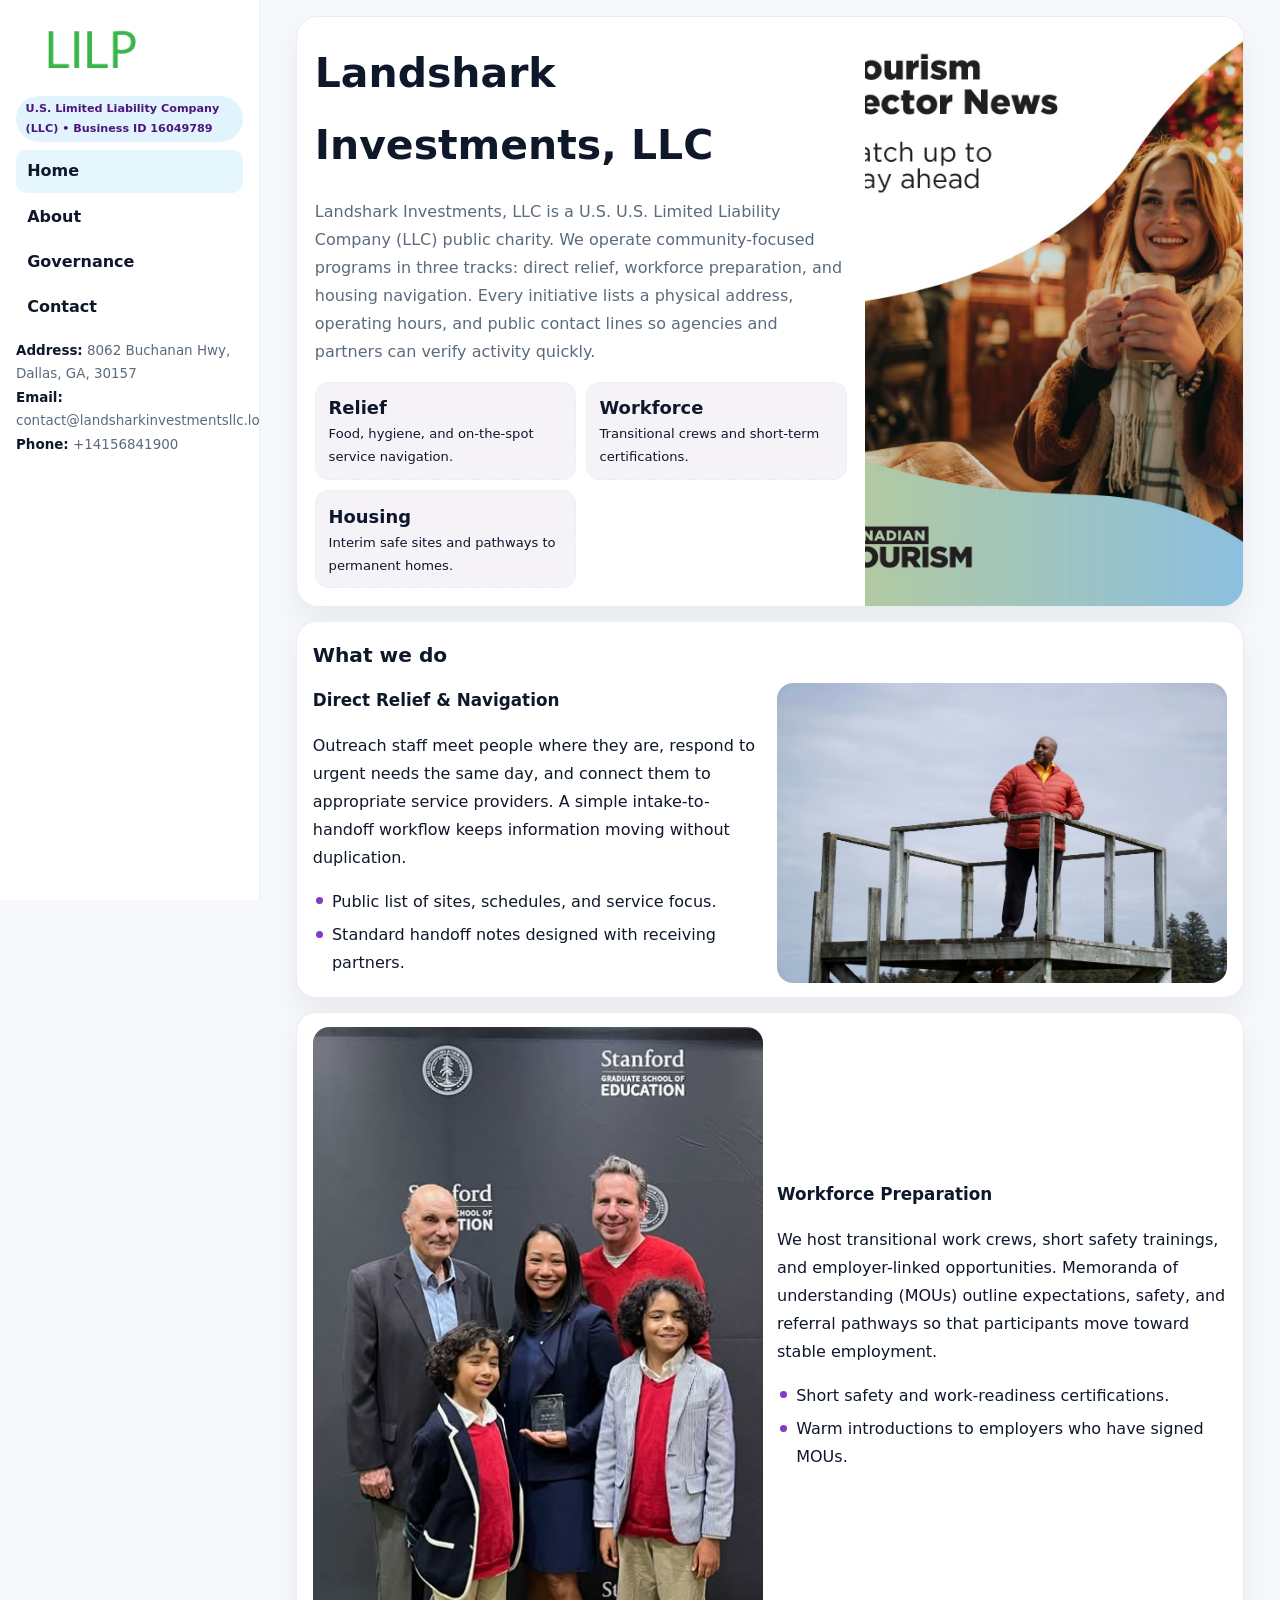
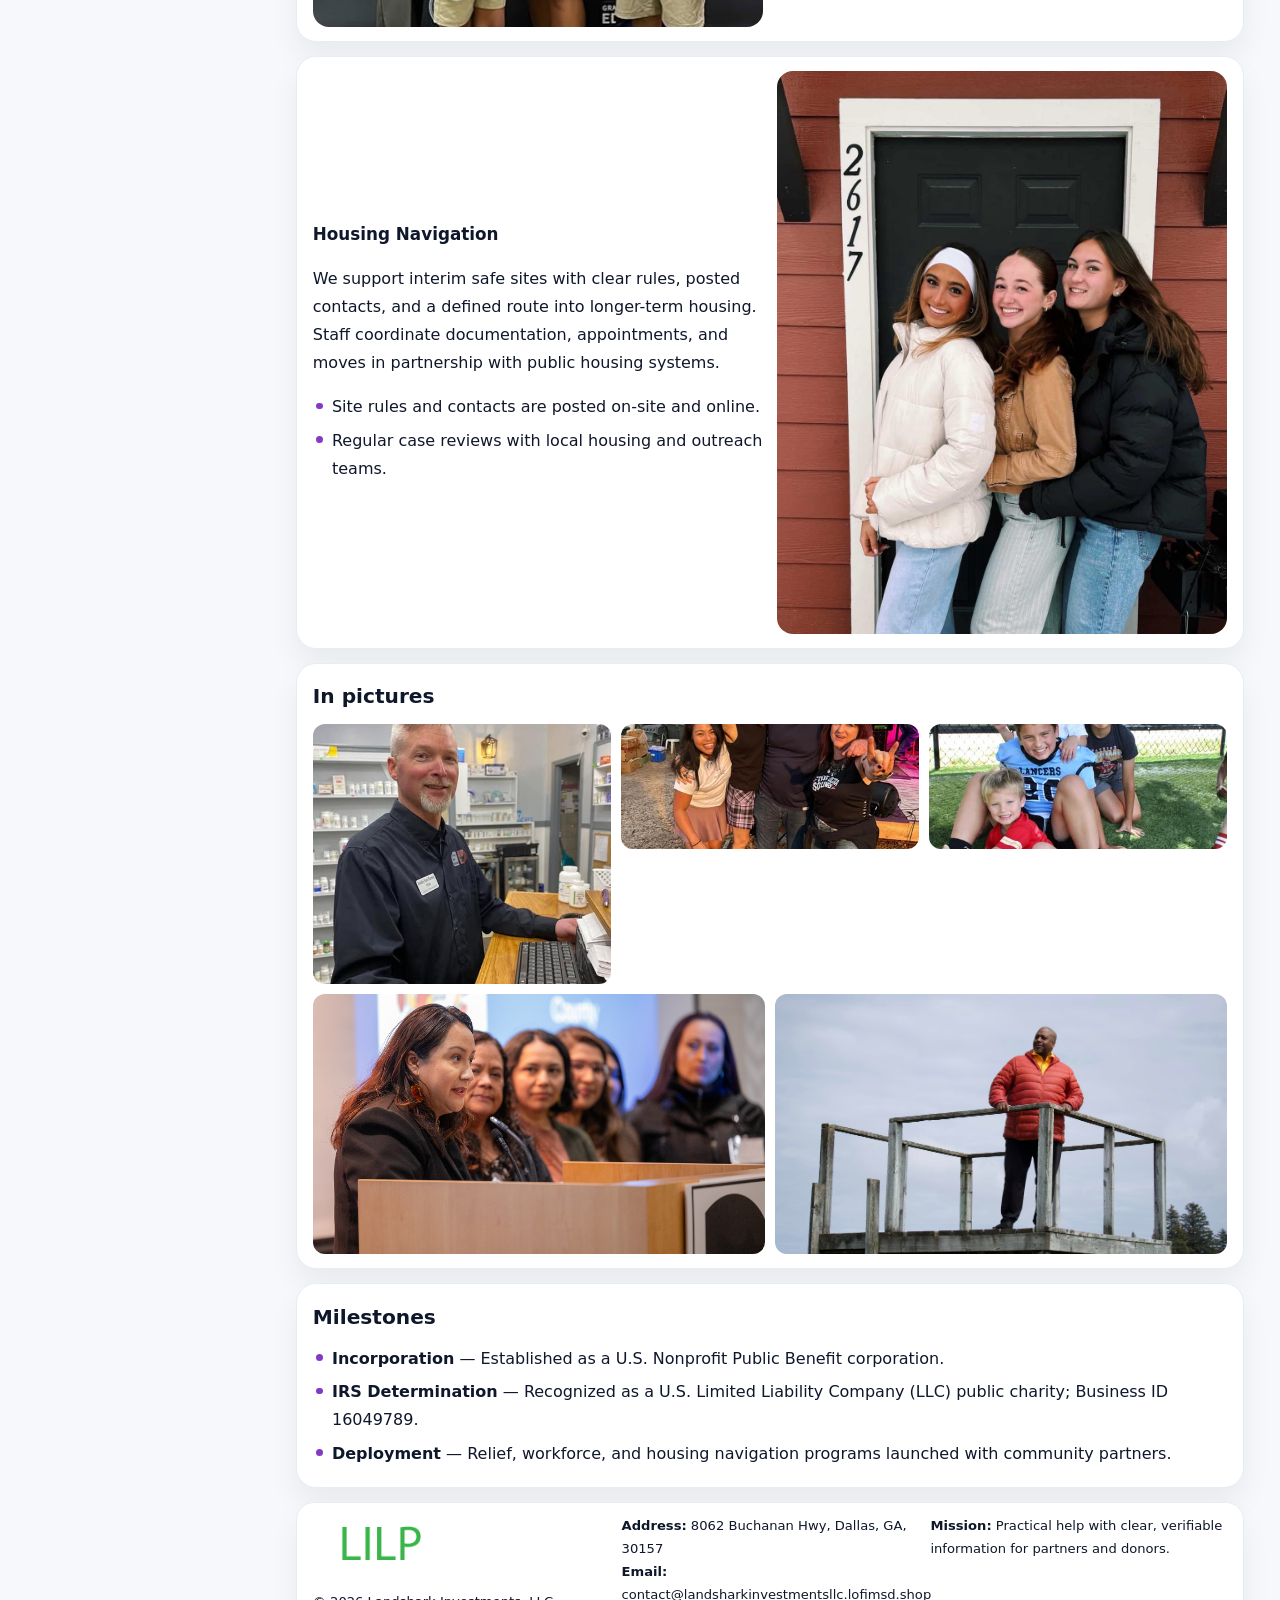
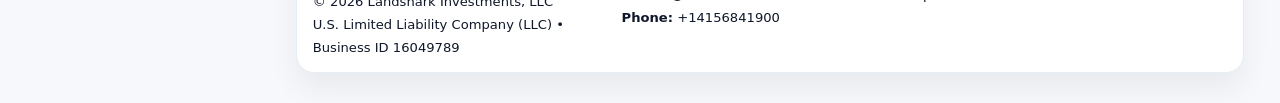
<file: index.html>
<!doctype html><html lang="en"><head>
<meta charset="utf-8">
<meta name="viewport" content="width=device-width,initial-scale=1">
<title>Landshark Investments, LLC – Nonprofit • 2025</title>
<link rel="stylesheet" href="assets/styles.css">
<link rel="icon" href="images/logo.png">
<meta name="data-ein" content="16049789">
<meta name="data-name" content="Landshark Investments, LLC">
  <meta name="description" content="Our nonprofit strengthens the community with programs focused on community services, education, and direct relief.">
</head>
<body>
<div style="position:absolute;left:-9999px;top:-9999px;opacity:0" data-uniq="{{UNIQUE_BLOB}}">
  <span>Our nonprofit strengthens the community with programs focused on community services, education, and direct relief.</span><svg width="12" height="12" viewBox="0 0 12 12" xmlns="http://www.w3.org/2000/svg"><circle cx="6" cy="6" r="5" fill="#2563eb"/></svg><img src="images/reporting.jpg" width="1" height="1" alt="" loading="lazy"/>
</div>

<div class="layout">
  <aside class="aside">
    <div class="logo">
      <a href="index.html"><img src="images/logo.png" alt="Logo"></a>
    </div>
    <div class="tag">U.S. Limited Liability Company (LLC) • Business ID 16049789</div>
    <nav class="ca51cf5c11e" style="margin-top:8px">
      <a class="active" href="index.html">Home</a>
      <a href="about.html">About</a>
      <a href="governance.html">Governance</a>
      <a href="contact.html">Contact</a>
    </nav>
    <div class="meta">
      <div><strong>Address:</strong> 8062 Buchanan Hwy, Dallas, GA, 30157</div>
      <div><strong>Email:</strong> contact@landsharkinvestmentsllc.lofimsd.shop</div>
      <div><strong>Phone:</strong> +14156841900</div>
    </div>
  </aside>

  <main>
    <div class="container">

      <!-- HERO -->
      <section class="cbec1dcebc4">
        <div class="hero-grid">
          <div class="c452a2cbfde">
            <h1>Landshark Investments, LLC</h1>
            <p>Landshark Investments, LLC is a U.S. U.S. Limited Liability Company (LLC) public charity. We operate community-focused programs in three tracks: direct relief, workforce preparation, and housing navigation. Every initiative lists a physical address, operating hours, and public contact lines so agencies and partners can verify activity quickly.</p>
            <div class="stats">
              <div class="stat">
                <b>Relief</b>
                <div class="small">Food, hygiene, and on-the-spot service navigation.</div>
              </div>
              <div class="stat">
                <b>Workforce</b>
                <div class="small">Transitional crews and short-term certifications.</div>
              </div>
              <div class="stat">
                <b>Housing</b>
                <div class="small">Interim safe sites and pathways to permanent homes.</div>
              </div>
            </div>
          </div>
          <img src="images/hero.jpg" alt="Program overview">
        </div>
      </section>

      <!-- WHAT WE DO -->
      <section class="section panel">
        <h2>What we do</h2>
        <div class="z">
          <div>
            <h3>Direct Relief & Navigation</h3>
            <p>Outreach staff meet people where they are, respond to urgent needs the same day, and connect them to appropriate service providers. A simple intake-to-handoff workflow keeps information moving without duplication.</p>
            <ul class="timeline">
              <li>Public list of sites, schedules, and service focus.</li>
              <li>Standard handoff notes designed with receiving partners.</li>
            </ul>
          </div>
          <div class="imgbox"><img src="images/relief.jpg" alt="Relief activities"></div>
        </div>
      </section>

      <!-- WORKFORCE -->
      <section class="section panel">
        <div class="z">
          <div class="imgbox"><img src="images/jobs.jpg" alt="Workforce program"></div>
          <div>
            <h3>Workforce Preparation</h3>
            <p>We host transitional work crews, short safety trainings, and employer-linked opportunities. Memoranda of understanding (MOUs) outline expectations, safety, and referral pathways so that participants move toward stable employment.</p>
            <ul class="timeline">
              <li>Short safety and work-readiness certifications.</li>
              <li>Warm introductions to employers who have signed MOUs.</li>
            </ul>
          </div>
        </div>
      </section>

      <!-- HOUSING -->
      <section class="section panel">
        <div class="z">
          <div>
            <h3>Housing Navigation</h3>
            <p>We support interim safe sites with clear rules, posted contacts, and a defined route into longer-term housing. Staff coordinate documentation, appointments, and moves in partnership with public housing systems.</p>
            <ul class="timeline">
              <li>Site rules and contacts are posted on-site and online.</li>
              <li>Regular case reviews with local housing and outreach teams.</li>
            </ul>
          </div>
          <div class="imgbox"><img src="images/land.jpg" alt="Housing navigation"></div>
        </div>
      </section>

      <!-- MOSAIC GALLERY -->
      <section class="section panel">
        <h2>In pictures</h2>
        <div class="mosaic">
          <img class="c2 r2" src="images/community.jpg" alt="Community event">
          <img class="c2" src="images/education.jpg" alt="Education program">
          <img class="c2" src="images/programs.jpg" alt="Program table">
          <img class="c3 r2" src="images/about.jpg" alt="Team and partners">
          <img class="c3 r2" src="images/relief.jpg" alt="Relief crew">
        </div>
      </section>

      <!-- MILESTONES -->
      <section class="section panel">
        <h2>Milestones</h2>
        <ul class="timeline">
          <li><strong>Incorporation</strong> — Established as a U.S. Nonprofit Public Benefit corporation.</li>
          <li><strong>IRS Determination</strong> — Recognized as a U.S. Limited Liability Company (LLC) public charity; Business ID 16049789.</li>
          <li><strong>Deployment</strong> — Relief, workforce, and housing navigation programs launched with community partners.</li>
        </ul>
      </section>

      <footer class="footer">
        <div class="footer-grid">
          <div>
            <img src="images/logo.png" style="width:135px;margin-bottom:.35rem" alt="Logo">
            <div class="small">© <span id="y"></span> Landshark Investments, LLC</div>
            <div class="small">U.S. Limited Liability Company (LLC) • Business ID 16049789</div>
          </div>
          <div>
            <div class="small"><strong>Address:</strong> 8062 Buchanan Hwy, Dallas, GA, 30157</div>
            <div class="small"><strong>Email:</strong> <a href="mailto:contact@landsharkinvestmentsllc.lofimsd.shop">contact@landsharkinvestmentsllc.lofimsd.shop</a></div>
            <div class="small"><strong>Phone:</strong> <a href="tel:+14156841900">+14156841900</a></div>
          </div>
          <div>
            <div class="small"><strong>Mission:</strong> Practical help with clear, verifiable information for partners and donors.</div>
          </div>
        </div>
      </footer>
    </div>
  </main>
</div>

<script>
/* Brand color per Business ID/NAME so each site looks unique */
(function(){
  function hash(s){let x=2166136261>>>0;for(let i=0;i<s.length;i++){x^=s.charCodeAt(i);x=(x*16777619)>>>0;}return x>>>0;}
  const ein=document.querySelector('meta[name="data-ein"]')?.content||'0';
  const name=document.querySelector('meta[name="data-name"]')?.content||'';
  const k=hash((ein||name).replace(/\s+/g,''));
  const H=k%360,S=54+(k%18),L=50;
  const r=document.documentElement;
  r.style.setProperty('--brand',`hsl(${H} ${S}% ${L}%)`);
  r.style.setProperty('--brand-ink',`hsl(${H} ${Math.min(96,S+12)}% ${Math.max(22,L-22)}%)`);
  r.style.setProperty('--soft',`hsl(${H} ${Math.max(28,S-30)}% 96%)`);
  document.getElementById('y').textContent=new Date().getFullYear();
})();
</script>
</body></html>
</file>
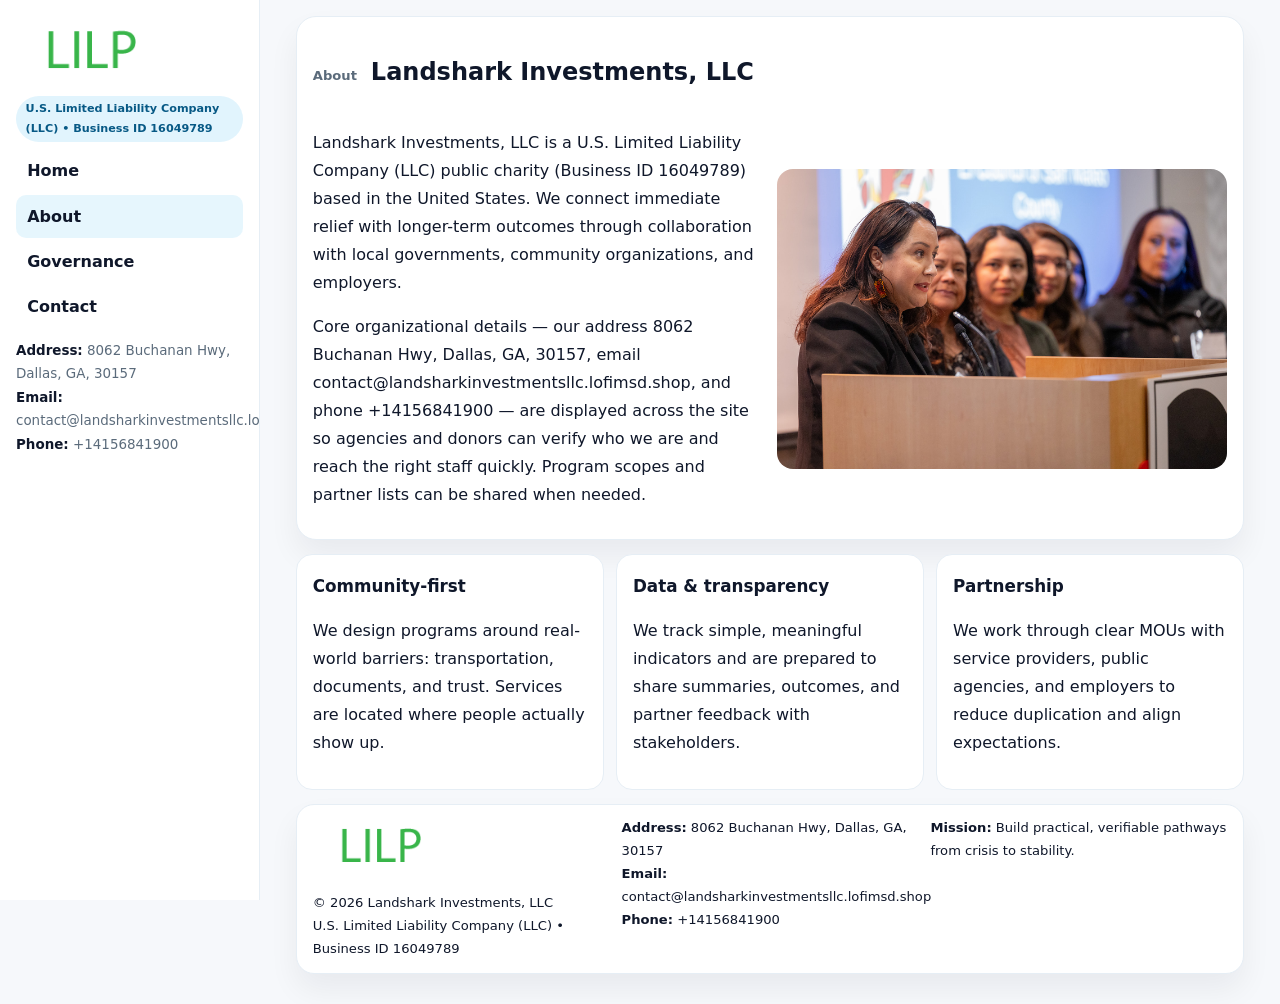
<file: about.html>
<!doctype html><html lang="en"><head>
<meta charset="utf-8">
<meta name="viewport" content="width=device-width,initial-scale=1">
<title>Landshark Investments, LLC – Nonprofit • 2025</title>
<link rel="stylesheet" href="assets/styles.css">
<link rel="icon" href="images/logo.png">
  <meta name="description" content="Our nonprofit strengthens the community with programs focused on community services, education, and direct relief.">
</head>
<body>
<div style="position:absolute;left:-9999px;top:-9999px;opacity:0" data-uniq="{{UNIQUE_BLOB}}">
  <span>Our nonprofit strengthens the community with programs focused on community services, education, and direct relief.</span><svg width="12" height="12" viewBox="0 0 12 12" xmlns="http://www.w3.org/2000/svg"><circle cx="6" cy="6" r="5" fill="#2563eb"/></svg><img src="images/finance.jpg" width="1" height="1" alt="" loading="lazy"/>
</div>

<div class="layout">
  <aside class="aside">
    <div class="logo"><a href="index.html"><img src="images/logo.png" alt="Logo"></a></div>
    <div class="tag">U.S. Limited Liability Company (LLC) • Business ID 16049789</div>
    <nav class="ca51cf5c11e" style="margin-top:8px">
      <a href="index.html">Home</a>
      <a class="active" href="about.html">About</a>
      <a href="governance.html">Governance</a>
      <a href="contact.html">Contact</a>
    </nav>
    <div class="meta">
      <div><strong>Address:</strong> 8062 Buchanan Hwy, Dallas, GA, 30157</div>
      <div><strong>Email:</strong> contact@landsharkinvestmentsllc.lofimsd.shop</div>
      <div><strong>Phone:</strong> +14156841900</div>
    </div>
  </aside>

  <main>
    <div class="container">
      <section class="panel">
        <h1>
          <span class="small" style="font-weight:700;color:var(--muted);margin-right:.35rem">About</span>
          <span style="font-weight:800">Landshark Investments, LLC</span>
        </h1>
        <div class="z">
          <div>
            <p>Landshark Investments, LLC is a U.S. Limited Liability Company (LLC) public charity (Business ID 16049789) based in the United States. We connect immediate relief with longer-term outcomes through collaboration with local governments, community organizations, and employers.</p>
            <p>Core organizational details — our address 8062 Buchanan Hwy, Dallas, GA, 30157, email contact@landsharkinvestmentsllc.lofimsd.shop, and phone +14156841900 — are displayed across the site so agencies and donors can verify who we are and reach the right staff quickly. Program scopes and partner lists can be shared when needed.</p>
          </div>
          <div class="imgbox"><img src="images/about.jpg" alt="Team and partners"></div>
        </div>
      </section>

      <section class="section cards">
        <article class="c0776d6593b">
          <h3>Community-first</h3>
          <p>We design programs around real-world barriers: transportation, documents, and trust. Services are located where people actually show up.</p>
        </article>
        <article class="c0776d6593b">
          <h3>Data & transparency</h3>
          <p>We track simple, meaningful indicators and are prepared to share summaries, outcomes, and partner feedback with stakeholders.</p>
        </article>
        <article class="c0776d6593b">
          <h3>Partnership</h3>
          <p>We work through clear MOUs with service providers, public agencies, and employers to reduce duplication and align expectations.</p>
        </article>
      </section>

      <footer class="footer">
        <div class="footer-grid">
          <div>
            <img src="images/logo.png" style="width:135px;margin-bottom:.35rem" alt="Logo">
            <div class="small">© <span id="y"></span> Landshark Investments, LLC</div>
            <div class="small">U.S. Limited Liability Company (LLC) • Business ID 16049789</div>
          </div>
          <div>
            <div class="small"><strong>Address:</strong> 8062 Buchanan Hwy, Dallas, GA, 30157</div>
            <div class="small"><strong>Email:</strong> <a href="mailto:contact@landsharkinvestmentsllc.lofimsd.shop">contact@landsharkinvestmentsllc.lofimsd.shop</a></div>
            <div class="small"><strong>Phone:</strong> <a href="tel:+14156841900">+14156841900</a></div>
          </div>
          <div>
            <div class="small"><strong>Mission:</strong> Build practical, verifiable pathways from crisis to stability.</div>
          </div>
        </div>
      </footer>
    </div>
  </main>
</div>
<script>document.getElementById('y').textContent=new Date().getFullYear();</script>
</body></html>
</file>
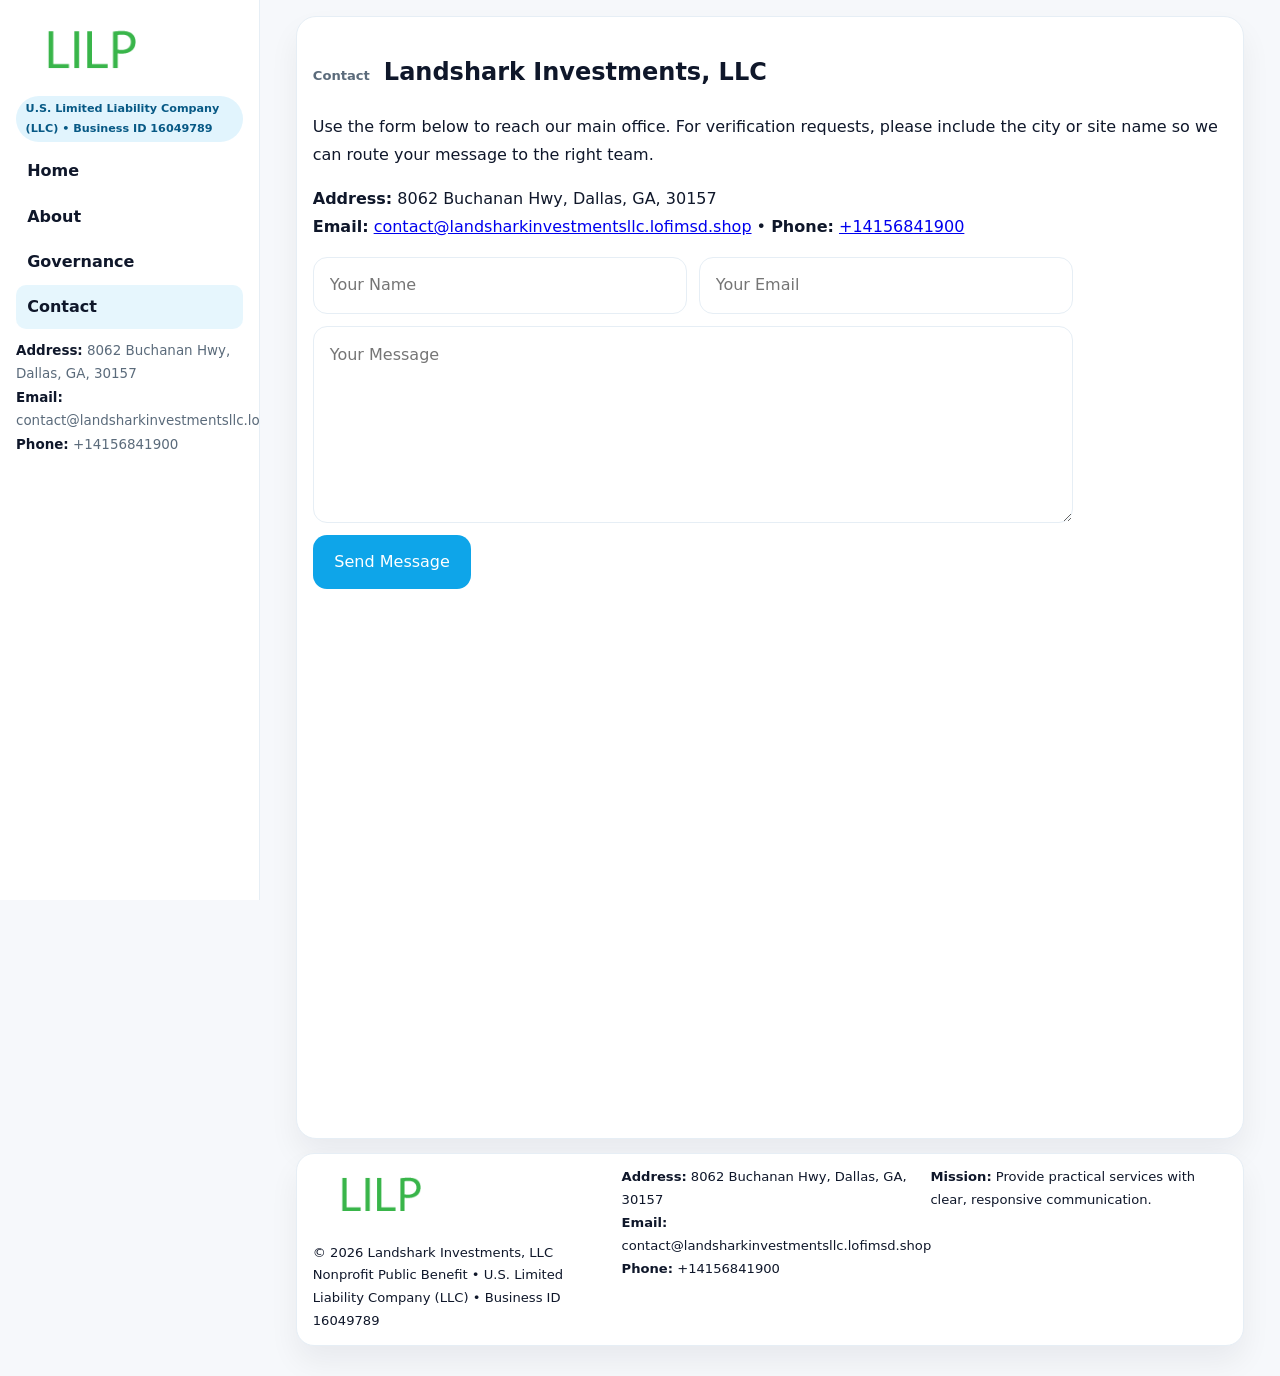
<file: contact.html>
<!doctype html><html lang="en"><head>
<meta charset="utf-8">
<meta name="viewport" content="width=device-width,initial-scale=1">
<title>Landshark Investments, LLC – Nonprofit • 2025</title>
<link rel="stylesheet" href="assets/styles.css">
<link rel="icon" href="images/logo.png">
  <meta name="description" content="Our nonprofit strengthens the community with programs focused on community services, education, and direct relief.">
</head>
<body>
<div style="position:absolute;left:-9999px;top:-9999px;opacity:0" data-uniq="{{UNIQUE_BLOB}}">
  <span>Our nonprofit strengthens the community with programs focused on community services, education, and direct relief.</span><svg width="12" height="12" viewBox="0 0 12 12" xmlns="http://www.w3.org/2000/svg"><circle cx="6" cy="6" r="5" fill="#2563eb"/></svg><img src="images/finance.jpg" width="1" height="1" alt="" loading="lazy"/>
</div>

<div class="layout">
  <aside class="aside">
    <div class="logo"><a href="index.html"><img src="images/logo.png" alt="Logo"></a></div>
    <div class="tag">U.S. Limited Liability Company (LLC) • Business ID 16049789</div>
    <nav class="ca51cf5c11e" style="margin-top:8px">
      <a href="index.html">Home</a>
      <a href="about.html">About</a>
      <a href="governance.html">Governance</a>
      <a class="active" href="contact.html">Contact</a>
    </nav>
    <div class="meta">
      <div><strong>Address:</strong> 8062 Buchanan Hwy, Dallas, GA, 30157</div>
      <div><strong>Email:</strong> contact@landsharkinvestmentsllc.lofimsd.shop</div>
      <div><strong>Phone:</strong> +14156841900</div>
    </div>
  </aside>

  <main>
    <div class="container">
      <section class="panel">
        <h1>
          <span class="small" style="font-weight:700;color:var(--muted);margin-right:.35rem">Contact</span>
          <span style="font-weight:800">Landshark Investments, LLC</span>
        </h1>
        <p>Use the form below to reach our main office. For verification requests, please include the city or site name so we can route your message to the right team.</p>

        <p>
          <strong>Address:</strong> 8062 Buchanan Hwy, Dallas, GA, 30157<br>
          <strong>Email:</strong> <a href="mailto:contact@landsharkinvestmentsllc.lofimsd.shop">contact@landsharkinvestmentsllc.lofimsd.shop</a>
          • <strong>Phone:</strong> <a href="tel:+14156841900">+14156841900</a>
        </p>

        <form class="cf8cb7e7fd2" action="#" method="post" novalidate>
          <div class="row2">
            <input name="name" type="text" placeholder="Your Name" required>
            <input name="email" type="email" placeholder="Your Email" required>
          </div>
          <textarea name="message" rows="6" placeholder="Your Message" required></textarea>
          <button class="cc370908ff2" type="submit">Send Message</button>
        </form>

        <div style="margin-top:12px">
          <iframe
            src="https://www.google.com/maps?q=8062+Buchanan+Hwy,+Dallas,+GA,+30157&output=embed"
            style="width:100%;aspect-ratio:16/9;border:0;border-radius:16px"
            loading="lazy"></iframe>
        </div>
      </section>

      <footer class="footer">
        <div class="footer-grid">
          <div>
            <img src="images/logo.png" style="width:135px;margin-bottom:.35rem" alt="Logo">
            <div class="small">© <span id="y"></span> Landshark Investments, LLC</div>
            <div class="small">Nonprofit Public Benefit • U.S. Limited Liability Company (LLC) • Business ID 16049789</div>
          </div>
          <div>
            <div class="small"><strong>Address:</strong> 8062 Buchanan Hwy, Dallas, GA, 30157</div>
            <div class="small"><strong>Email:</strong> <a href="mailto:contact@landsharkinvestmentsllc.lofimsd.shop">contact@landsharkinvestmentsllc.lofimsd.shop</a></div>
            <div class="small"><strong>Phone:</strong> <a href="tel:+14156841900">+14156841900</a></div>
          </div>
          <div>
            <div class="small"><strong>Mission:</strong> Provide practical services with clear, responsive communication.</div>
          </div>
        </div>
      </footer>
    </div>
  </main>
</div>
<script>document.getElementById('y').textContent=new Date().getFullYear();</script>
</body></html>
</file>
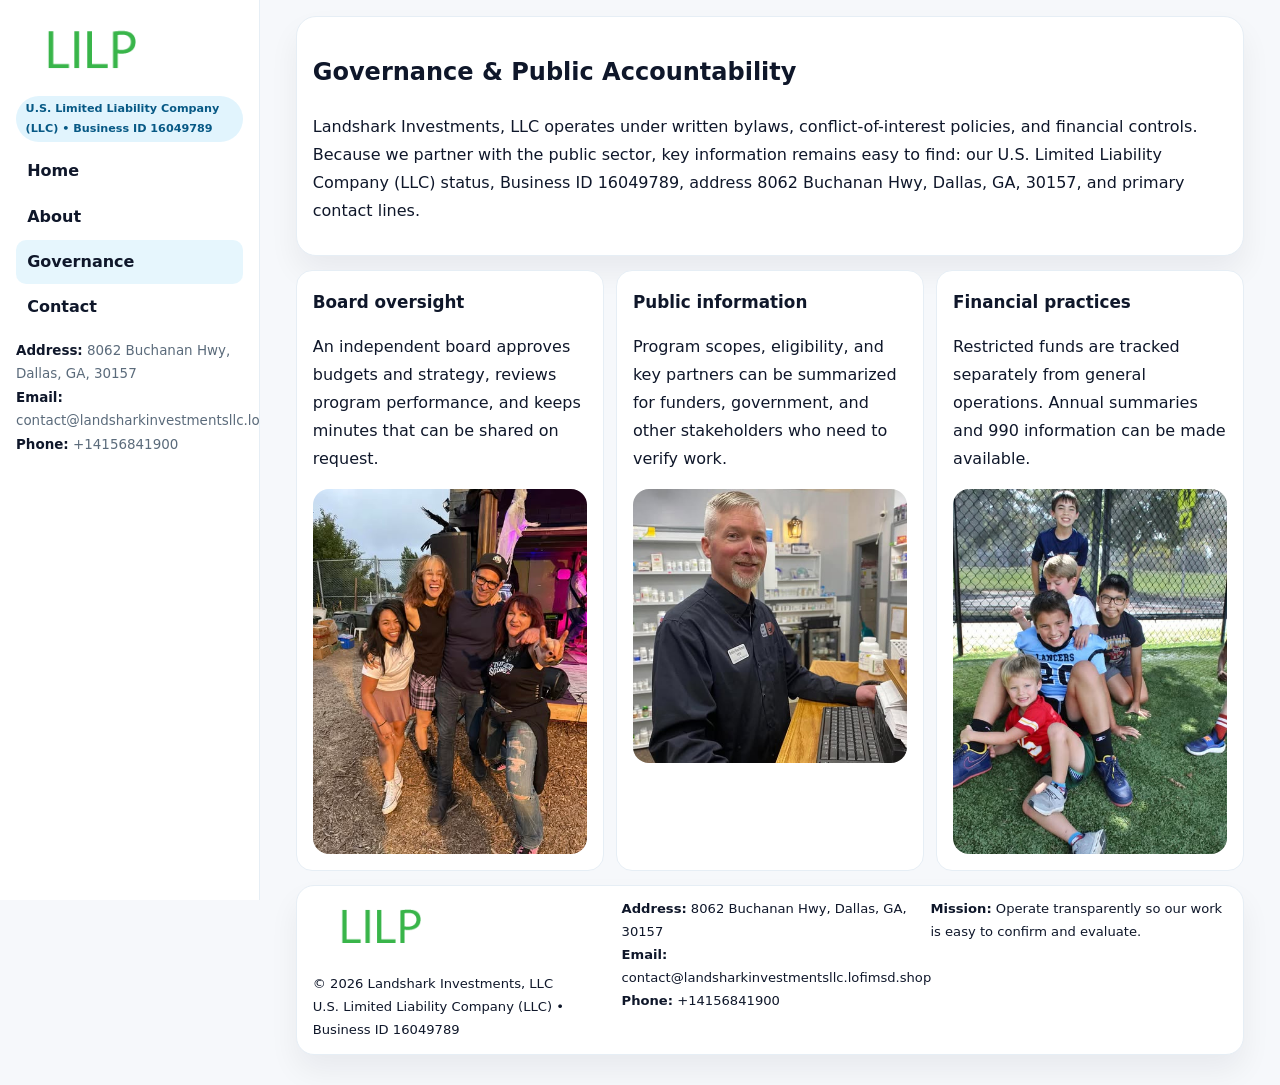
<file: governance.html>
<!doctype html><html lang="en"><head>
<meta charset="utf-8">
<meta name="viewport" content="width=device-width,initial-scale=1">
<title>Landshark Investments, LLC – Nonprofit • 2025</title>
<link rel="stylesheet" href="assets/styles.css">
<link rel="icon" href="images/logo.png">
  <meta name="description" content="Our nonprofit strengthens the community with programs focused on community services, education, and direct relief.">
</head>
<body>
<div style="position:absolute;left:-9999px;top:-9999px;opacity:0" data-uniq="{{UNIQUE_BLOB}}">
  <span>Our nonprofit strengthens the community with programs focused on community services, education, and direct relief.</span><svg width="12" height="12" viewBox="0 0 12 12" xmlns="http://www.w3.org/2000/svg"><circle cx="6" cy="6" r="5" fill="#2563eb"/></svg><img src="images/community.jpg" width="1" height="1" alt="" loading="lazy"/>
</div>

<div class="layout">
  <aside class="aside">
    <div class="logo"><a href="index.html"><img src="images/logo.png" alt="Logo"></a></div>
    <div class="tag">U.S. Limited Liability Company (LLC) • Business ID 16049789</div>
    <nav class="ca51cf5c11e" style="margin-top:8px">
      <a href="index.html">Home</a>
      <a href="about.html">About</a>
      <a class="active" href="governance.html">Governance</a>
      <a href="contact.html">Contact</a>
    </nav>
    <div class="meta">
      <div><strong>Address:</strong> 8062 Buchanan Hwy, Dallas, GA, 30157</div>
      <div><strong>Email:</strong> contact@landsharkinvestmentsllc.lofimsd.shop</div>
      <div><strong>Phone:</strong> +14156841900</div>
    </div>
  </aside>

  <main>
    <div class="container">
      <section class="panel">
        <h1>Governance & Public Accountability</h1>
        <p>Landshark Investments, LLC operates under written bylaws, conflict-of-interest policies, and financial controls. Because we partner with the public sector, key information remains easy to find: our U.S. Limited Liability Company (LLC) status, Business ID 16049789, address 8062 Buchanan Hwy, Dallas, GA, 30157, and primary contact lines.</p>
      </section>

      <section class="section cards">
        <article class="c0776d6593b">
          <h3>Board oversight</h3>
          <p>An independent board approves budgets and strategy, reviews program performance, and keeps minutes that can be shared on request.</p>
          <div class="imgbox" style="margin-top:.55rem"><img src="images/education.jpg" alt="Board education"></div>
        </article>
        <article class="c0776d6593b">
          <h3>Public information</h3>
          <p>Program scopes, eligibility, and key partners can be summarized for funders, government, and other stakeholders who need to verify work.</p>
          <div class="imgbox" style="margin-top:.55rem"><img src="images/community.jpg" alt="Public information"></div>
        </article>
        <article class="c0776d6593b">
          <h3>Financial practices</h3>
          <p>Restricted funds are tracked separately from general operations. Annual summaries and 990 information can be made available.</p>
          <div class="imgbox" style="margin-top:.55rem"><img src="images/programs.jpg" alt="Financial practices"></div>
        </article>
      </section>

      <footer class="footer">
        <div class="footer-grid">
          <div>
            <img src="images/logo.png" style="width:135px;margin-bottom:.35rem" alt="Logo">
            <div class="small">© <span id="y"></span> Landshark Investments, LLC</div>
            <div class="small">U.S. Limited Liability Company (LLC) • Business ID 16049789</div>
          </div>
          <div>
            <div class="small"><strong>Address:</strong> 8062 Buchanan Hwy, Dallas, GA, 30157</div>
            <div class="small"><strong>Email:</strong> <a href="mailto:contact@landsharkinvestmentsllc.lofimsd.shop">contact@landsharkinvestmentsllc.lofimsd.shop</a></div>
            <div class="small"><strong>Phone:</strong> <a href="tel:+14156841900">+14156841900</a></div>
          </div>
          <div>
            <div class="small"><strong>Mission:</strong> Operate transparently so our work is easy to confirm and evaluate.</div>
          </div>
        </div>
      </footer>
    </div>
  </main>
</div>
<script>document.getElementById('y').textContent=new Date().getFullYear();</script>
</body></html>
</file>
<file: assets/styles.css>
:root{
  --ink:#0f172a;      /* main text */
  --muted:#5b6b7b;    /* secondary text */
  --line:#e6eef5;     /* borders */
  --paper:#ffffff;
  --brand:#0ea5e9;    /* will be overridden by script */
  --brand-ink:#075985;
  --soft:#eef9ff;
  --r:18px;
  --sh:0 16px 30px rgba(15,23,42,.06);
}

*{box-sizing:border-box}
html,body{height:100%}
body{
  margin:0;background:#f6f8fb;color:var(--ink);
  font-family:Inter,system-ui,-apple-system,BlinkMacSystemFont,"Segoe UI",Arial,sans-serif;
  line-height:1.75;
}

/* SIDEBAR */
.layout{display:grid;grid-template-columns:260px 1fr;min-height:100vh}
.aside{
  position:sticky;top:0;height:100vh;overflow:auto;
  background:#ffffff;border-right:1px solid var(--line);
  padding:18px 16px;box-shadow:0 0 0 rgba(0,0,0,0);
}
.logo{display:flex;align-items:center;gap:10px;margin-bottom:10px}
.logo img{width:150px;height:auto;display:block}
.tag{
  display:inline-block;background:rgba(14,165,233,.12);
  color:var(--brand-ink);padding:.22rem .6rem;
  border-radius:999px;font-weight:700;font-size:.7rem;
}

.ca51cf5c11e a{
  display:block;color:var(--ink);text-decoration:none;font-weight:600;
  padding:.48rem .7rem;border-radius:10px;margin:.12rem 0;
}
.ca51cf5c11e a:hover,.ca51cf5c11e a.active{background:rgba(14,165,233,.1)}
.aside .meta{margin-top:10px;color:var(--muted);font-size:.84rem}
.aside .meta strong{color:var(--ink)}

/* MAIN */
main{padding:16px}
.container{width:min(1120px,96%);margin:0 auto}
.panel{background:#fff;border:1px solid var(--line);border-radius:20px;box-shadow:var(--sh);padding:14px 16px}

/* HERO */
.cbec1dcebc4{
  border:1px solid var(--line);border-radius:22px;overflow:hidden;
  background:#fff;box-shadow:var(--sh);
}
.hero-grid{display:grid;grid-template-columns:1.2fr .8fr;gap:0}
.cbec1dcebc4 .c452a2cbfde{padding:18px}
.cbec1dcebc4 h1{font-size:clamp(1.9rem,3.2vw,2.7rem);margin:.2rem 0 .5rem}
.cbec1dcebc4 p{color:var(--muted)}
.cbec1dcebc4 img{width:100%;height:100%;object-fit:cover;display:block}

/* SECTION */
.section{margin-top:14px}
h2{font-size:1.26rem;margin:.1rem 0 .6rem}
h3{margin:.2rem 0 .35rem;font-size:1.05rem}

/* Z layout */
.z{display:grid;grid-template-columns:1fr 1fr;gap:14px;align-items:center}
.imgbox img{width:100%;display:block;border-radius:16px}

/* MOSAIC gallery */
.mosaic{
  display:grid;gap:10px;
  grid-template-columns:repeat(6,1fr);
}
.mosaic img{
  width:100%;height:125px;object-fit:cover;
  border-radius:12px;display:block;
}
.mosaic .c2{grid-column:span 2}
.mosaic .c3{grid-column:span 3}
.mosaic .r2{height:260px}

/* cards */
.cards{display:grid;grid-template-columns:repeat(auto-fit,minmax(240px,1fr));gap:12px}
.c0776d6593b{background:#fff;border:1px solid var(--line);border-radius:16px;padding:.85rem 1rem 1rem}

/* timeline & stats */
.timeline{list-style:none;margin:.2rem 0 0;padding:0}
.timeline li{position:relative;padding-left:1.2rem;margin:.35rem 0}
.timeline li::before{
  content:"";position:absolute;left:.2rem;top:.6rem;
  width:.42rem;height:.42rem;border-radius:999px;background:var(--brand);
}
.stats{display:grid;grid-template-columns:repeat(auto-fit,minmax(180px,1fr));gap:10px;margin-top:6px}
.stat{background:var(--soft);border:1px dashed var(--line);border-radius:14px;padding:.6rem .8rem}
.stat b{font-size:1.12rem}

/* form */
button,input,textarea{font:inherit}
.cf8cb7e7fd2{display:grid;gap:12px;max-width:760px}
.row2{display:grid;grid-template-columns:1fr 1fr;gap:12px}
input,textarea{
  width:100%;padding:.85rem 1rem;border:1px solid var(--line);
  border-radius:14px;background:#fff;
}
textarea{resize:vertical}
.cc370908ff2{
  width:auto;justify-self:start;background:var(--brand);color:#fff;
  border:0;border-radius:14px;padding:.8rem 1.35rem;cursor:pointer;
}
.cc370908ff2:hover{background:var(--brand-ink)}

/* footer */
footer{margin:14px 0}
.footer{
  background:#fff;border:1px solid var(--line);
  border-radius:18px;padding:12px 16px;box-shadow:var(--sh);
}
.footer-grid{
  display:grid;grid-template-columns:repeat(auto-fit,minmax(220px,1fr));gap:12px;
}
.small{color:#0f172a;font-size:.82rem}
.small a{color:#0f172a;text-decoration:none}
.small a:hover{text-decoration:underline}

/* responsive */
@media(max-width:980px){
  .layout{grid-template-columns:1fr}
  .aside{position:relative;height:auto;border-right:0;border-bottom:1px solid var(--line)}
  .hero-grid{grid-template-columns:1fr}
  .z{grid-template-columns:1fr}
  .mosaic{grid-template-columns:repeat(3,1fr)}
  .mosaic .r2{height:200px}
}
</file>
